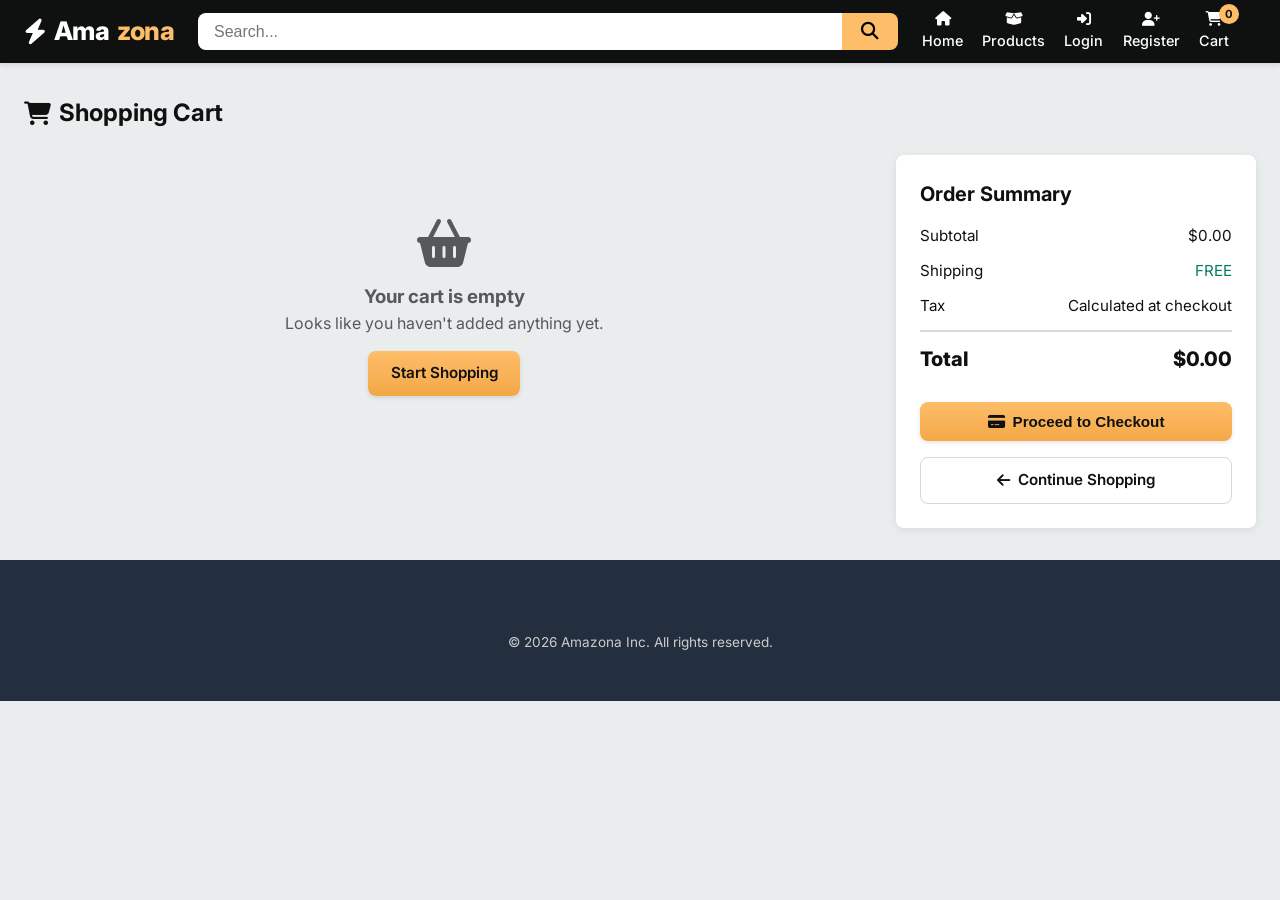
<file: src/main/resources/static/cart.html>
<!DOCTYPE html>
<html lang="en">
<head>
  <meta charset="UTF-8">
  <meta name="viewport" content="width=device-width, initial-scale=1.0">
  <title>Shopping Cart | Amazona</title>
  <link rel="stylesheet" href="https://cdnjs.cloudflare.com/ajax/libs/font-awesome/6.4.0/css/all.min.css">
  <link href="https://fonts.googleapis.com/css2?family=Inter:wght@400;500;600;700;800&display=swap" rel="stylesheet">
  <link rel="stylesheet" href="css/style.css">
</head>
<body>
  <header class="header">
    <div class="header-top">
      <a href="index.html" class="logo"><i class="fas fa-bolt"></i> Ama<span>zona</span></a>
      <div class="search-bar">
        <input type="text" id="global-search" placeholder="Search...">
        <button><i class="fas fa-search"></i></button>
      </div>
      <nav class="nav-actions" id="main-nav"></nav>
    </div>
  </header>

  <main class="container">
    <h2 class="section-title"><i class="fas fa-shopping-cart"></i> Shopping Cart</h2>
    <div style="display:grid; grid-template-columns:1fr 360px; gap:2rem;">
      <div id="cart-items">
        <div class="spinner"></div>
      </div>
      <div class="cart-summary">
        <h3>Order Summary</h3>
        <div class="summary-row"><span>Subtotal</span><span id="cart-subtotal">$0.00</span></div>
        <div class="summary-row"><span>Shipping</span><span class="text-success">FREE</span></div>
        <div class="summary-row"><span>Tax</span><span>Calculated at checkout</span></div>
        <div class="summary-row total"><span>Total</span><span id="cart-total">$0.00</span></div>
        <button class="btn btn-primary w-full mt-2" onclick="proceedToCheckout()" id="checkout-btn">
          <i class="fas fa-credit-card"></i> Proceed to Checkout
        </button>
        <a href="products.html" class="btn btn-outline w-full mt-2" style="color:var(--text); border-color:var(--border);">
          <i class="fas fa-arrow-left"></i> Continue Shopping
        </a>
      </div>
    </div>
  </main>

  <footer class="footer">
    <div class="footer-bottom" style="border:none; padding:1.5rem;">
      <p>&copy; 2026 Amazona Inc. All rights reserved.</p>
    </div>
  </footer>

  <script src="js/api.js"></script>
  <script src="js/ui.js"></script>
  <script src="js/cart.js"></script>
  <script src="js/auth.js"></script>
  <script src="js/main.js"></script>
  <script>
    function proceedToCheckout() {
      if (Cart.getItems().length === 0) {
        UI.toast('Your cart is empty', 'error');
        return;
      }
      if (!Auth.isLoggedIn()) {
        window.location.href = '/login.html?redirect=' + encodeURIComponent('/checkout.html');
        return;
      }
      window.location.href = 'checkout.html';
    }
    document.addEventListener('DOMContentLoaded', () => {
      Cart.render();
    });
  </script>
</body>
</html>
</file>
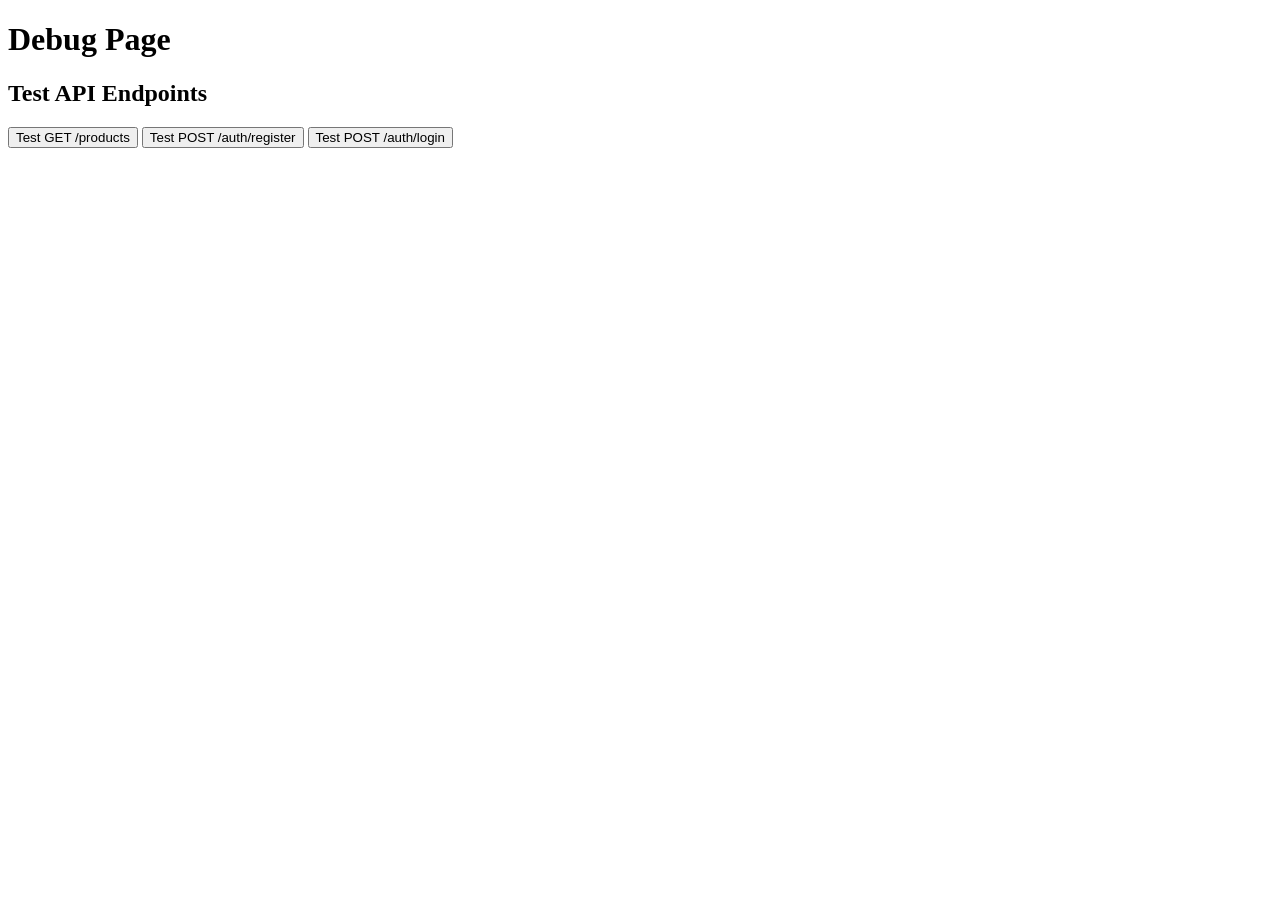
<file: src/main/resources/static/debug.html>
<!DOCTYPE html>
<html>
<head><title>Debug - Amazona</title></head>
<body>
<h1>Debug Page</h1>
<h2>Test API Endpoints</h2>
<button onclick="testProducts()">Test GET /products</button>
<button onclick="testRegister()">Test POST /auth/register</button>
<button onclick="testLogin()">Test POST /auth/login</button>
<pre id="output"></pre>

<script>
const BASE = '
function log(msg) {
    document.getElementById('output').textContent += msg + "\n";
}

async function testProducts() {
    log("=== Testing GET /products ===");
    try {
        const res = await fetch(BASE + '/products?page=0&size=5');
        log("Status: " + res.status);
        const data = await res.json();
        log("Response: " + JSON.stringify(data, null, 2).substring(0, 500));
    } catch(e) { log("ERROR: " + e.message); }
}

async function testRegister() {
    log("=== Testing POST /auth/register ===");
    try {
        const res = await fetch(BASE + '/auth/register', {
            method: 'POST',
            headers: { 'Content-Type': 'application/json' },
            body: JSON.stringify({
                username: "testuser" + Date.now(),
                email: "test" + Date.now() + "@test.com",
                password: "password123",
                roleName: "CUSTOMER"
            })
        });
        log("Status: " + res.status);
        const text = await res.text();
        log("Response: " + text.substring(0, 500));
    } catch(e) { log("ERROR: " + e.message); }
}

async function testLogin() {
    log("=== Testing POST /auth/login ===");
    try {
        const res = await fetch(BASE + '/auth/login', {
            method: 'POST',
            headers: { 'Content-Type': 'application/json' },
            body: JSON.stringify({ userName: "admin", password: "admin" })
        });
        log("Status: " + res.status);
        const text = await res.text();
        log("Response: " + text.substring(0, 500));
    } catch(e) { log("ERROR: " + e.message); }
}
</script>
</body>
</html>
</file>
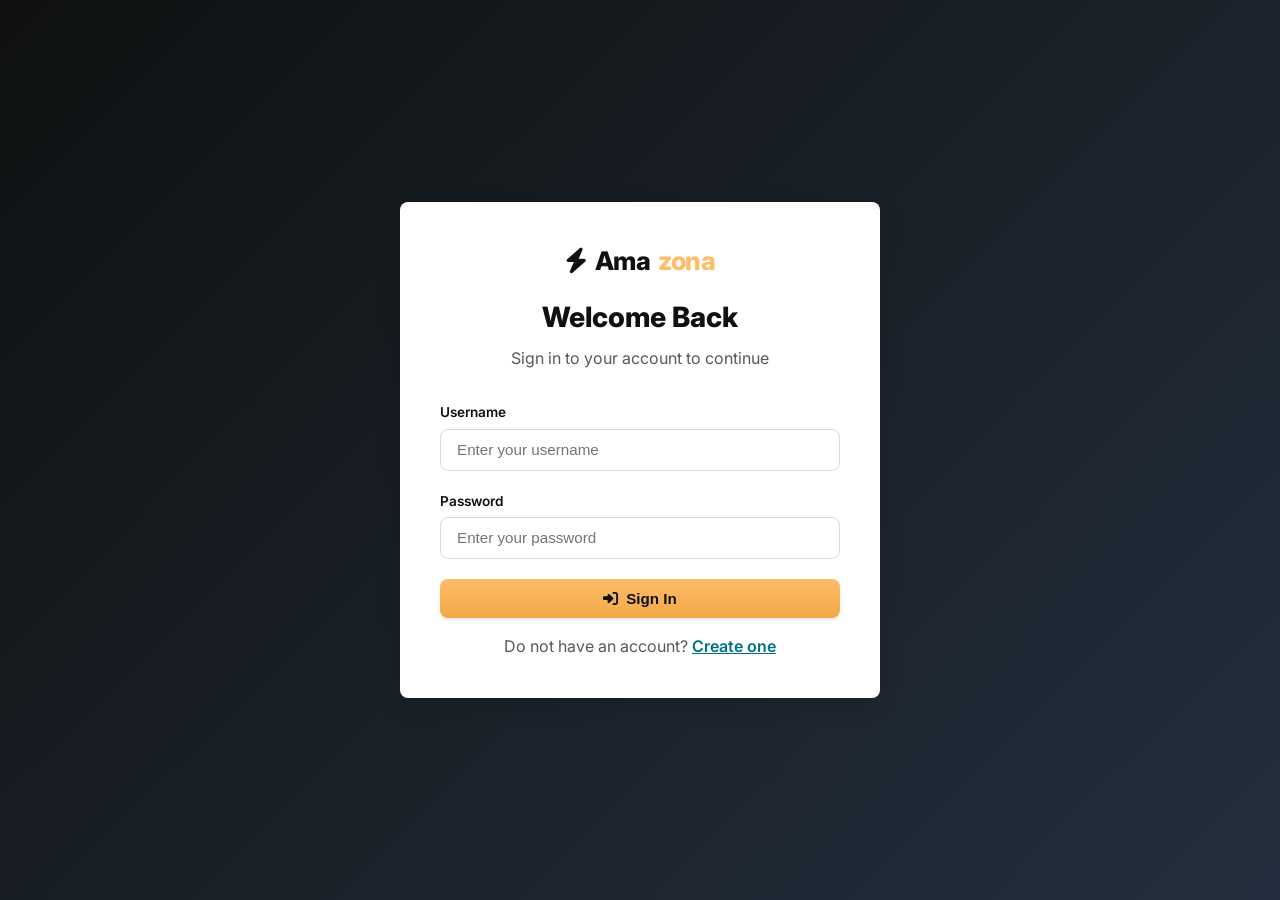
<file: src/main/resources/static/login.html>
<!DOCTYPE html>
<html lang="en">
<head>
  <meta charset="UTF-8">
  <meta name="viewport" content="width=device-width, initial-scale=1.0">
  <title>Login | Amazona</title>
  <link rel="stylesheet" href="https://cdnjs.cloudflare.com/ajax/libs/font-awesome/6.4.0/css/all.min.css">
  <link href="https://fonts.googleapis.com/css2?family=Inter:wght@400;500;600;700;800&display=swap" rel="stylesheet">
  <link rel="stylesheet" href="css/style.css">
</head>
<body class="auth-page">
  <div class="auth-card">
    <div class="auth-header">
      <a href="index.html" class="logo" style="color:var(--dark); justify-content:center; margin-bottom:1rem;"><i class="fas fa-bolt"></i> Ama<span>zona</span></a>
      <h2>Welcome Back</h2>
      <p>Sign in to your account to continue</p>
    </div>

    <form id="login-form" onsubmit="return handleLogin(event)">
      <div class="form-group">
        <label class="form-label">Username</label>
        <input type="text" id="username" class="form-control" placeholder="Enter your username" required>
      </div>
      <div class="form-group">
        <label class="form-label">Password</label>
        <input type="password" id="password" class="form-control" placeholder="Enter your password" required>
      </div>
      <button type="submit" class="btn btn-primary w-full" style="margin-bottom:1rem;">
        <i class="fas fa-sign-in-alt"></i> Sign In
      </button>
      <p class="text-center text-muted">Do not have an account? <a href="register.html" style="color:var(--blue); font-weight:600;">Create one</a></p>
    </form>
  </div>

  <script src="js/api.js"></script>
  <script src="js/ui.js"></script>
  <script src="js/cart.js"></script>
  <script src="js/auth.js"></script>
  <script>
    async function handleLogin(e) {
      e.preventDefault();
      const btn = e.target.querySelector('button[type="submit"]');
      const original = btn.innerHTML;
      btn.innerHTML = '<i class="fas fa-spinner fa-spin"></i> Signing in...';
      btn.disabled = true;

      try {
        const userName = document.getElementById('username').value.trim();
        const password = document.getElementById('password').value;
        const token = await API.login(userName, password);
        Auth.setToken(token);
        await Auth.initUser();
        const role = Auth.getRole();
        UI.toast('Login successful!');
        const params = new URLSearchParams(window.location.search);
        const redirect = params.get('redirect');
        if (redirect) {
          window.location.href = decodeURIComponent(redirect);
        } else if (role === 'EMPLOYEE' || role === 'ADMIN' || role === 'SUPER_ADMIN' || role === 'PRODUCT_MANAGER' || role === 'ORDER_MANAGER') {
          window.location.href = 'employee-dashboard.html';
        } else {
          window.location.href = 'customer-dashboard.html';
        }
      } catch (err) {
        UI.toast(err.message, 'error');
        btn.innerHTML = original;
        btn.disabled = false;
      }
      return false;
    }
  </script>
</body>
</html>
</file>
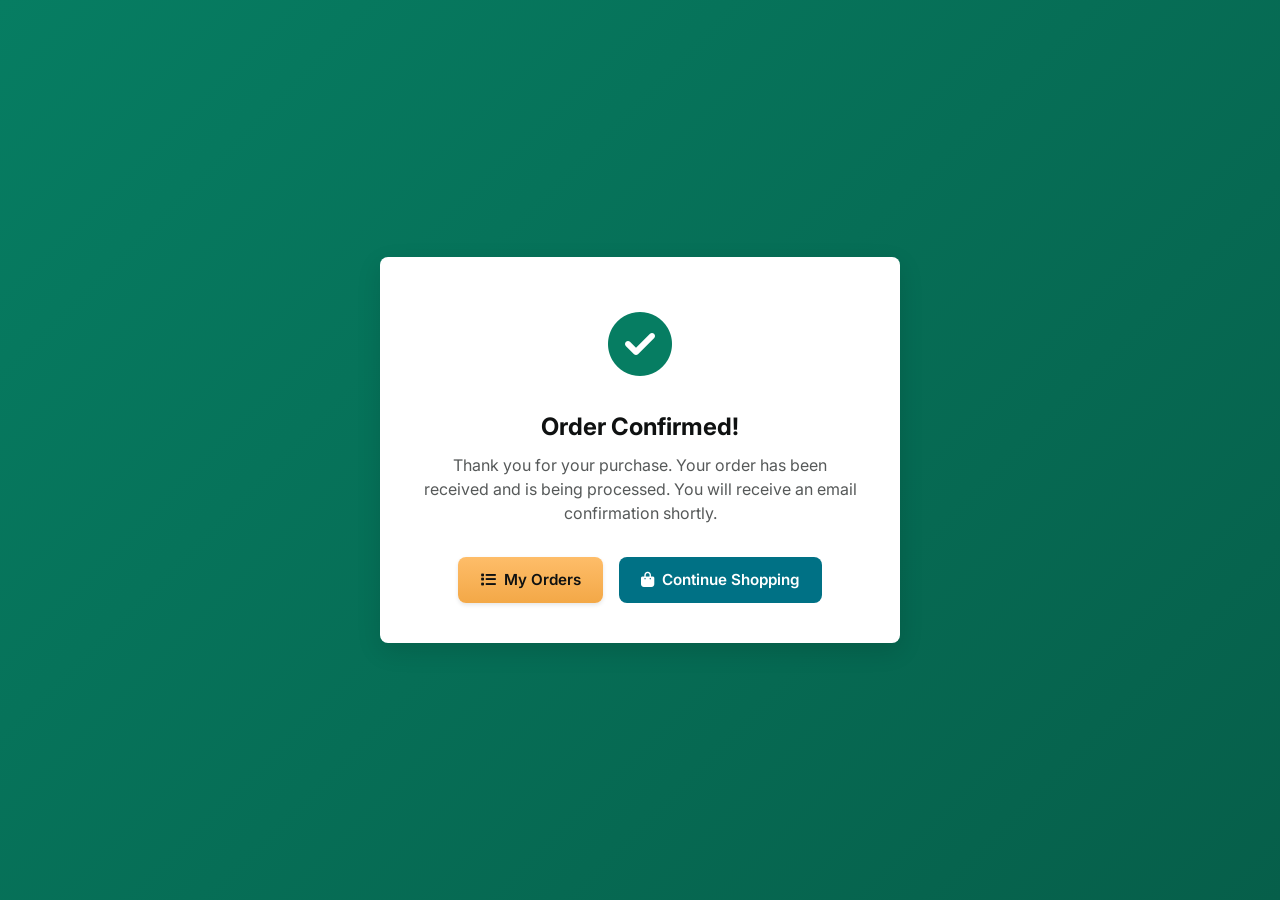
<file: src/main/resources/static/order-success.html>
<!DOCTYPE html>
<html lang="en">
<head>
  <meta charset="UTF-8">
  <meta name="viewport" content="width=device-width, initial-scale=1.0">
  <title>Order Confirmed | Amazona</title>
  <link rel="stylesheet" href="https://cdnjs.cloudflare.com/ajax/libs/font-awesome/6.4.0/css/all.min.css">
  <link href="https://fonts.googleapis.com/css2?family=Inter:wght@400;500;600;700;800&display=swap" rel="stylesheet">
  <link rel="stylesheet" href="css/style.css">
</head>
<body class="auth-page" style="background: linear-gradient(135deg, var(--success) 0%, #065f4a 100%);">
  <div class="auth-card" style="text-align:center; max-width:520px;">
    <div style="font-size:4rem; color:var(--success); margin-bottom:1rem;"><i class="fas fa-check-circle"></i></div>
    <h2 style="margin-bottom:0.5rem;">Order Confirmed!</h2>
    <p class="text-muted" style="margin-bottom:2rem;">Thank you for your purchase. Your order has been received and is being processed. You will receive an email confirmation shortly.</p>
    <div style="display:flex; gap:1rem; justify-content:center;">
      <a href="customer-dashboard.html" class="btn btn-primary"><i class="fas fa-list"></i> My Orders</a>
      <a href="products.html" class="btn btn-secondary"><i class="fas fa-shopping-bag"></i> Continue Shopping</a>
    </div>
  </div>

  <script src="js/api.js"></script>
  <script src="js/ui.js"></script>
  <script src="js/cart.js"></script>
  <script src="js/auth.js"></script>
  <script src="js/main.js"></script>
</body>
</html>
</file>
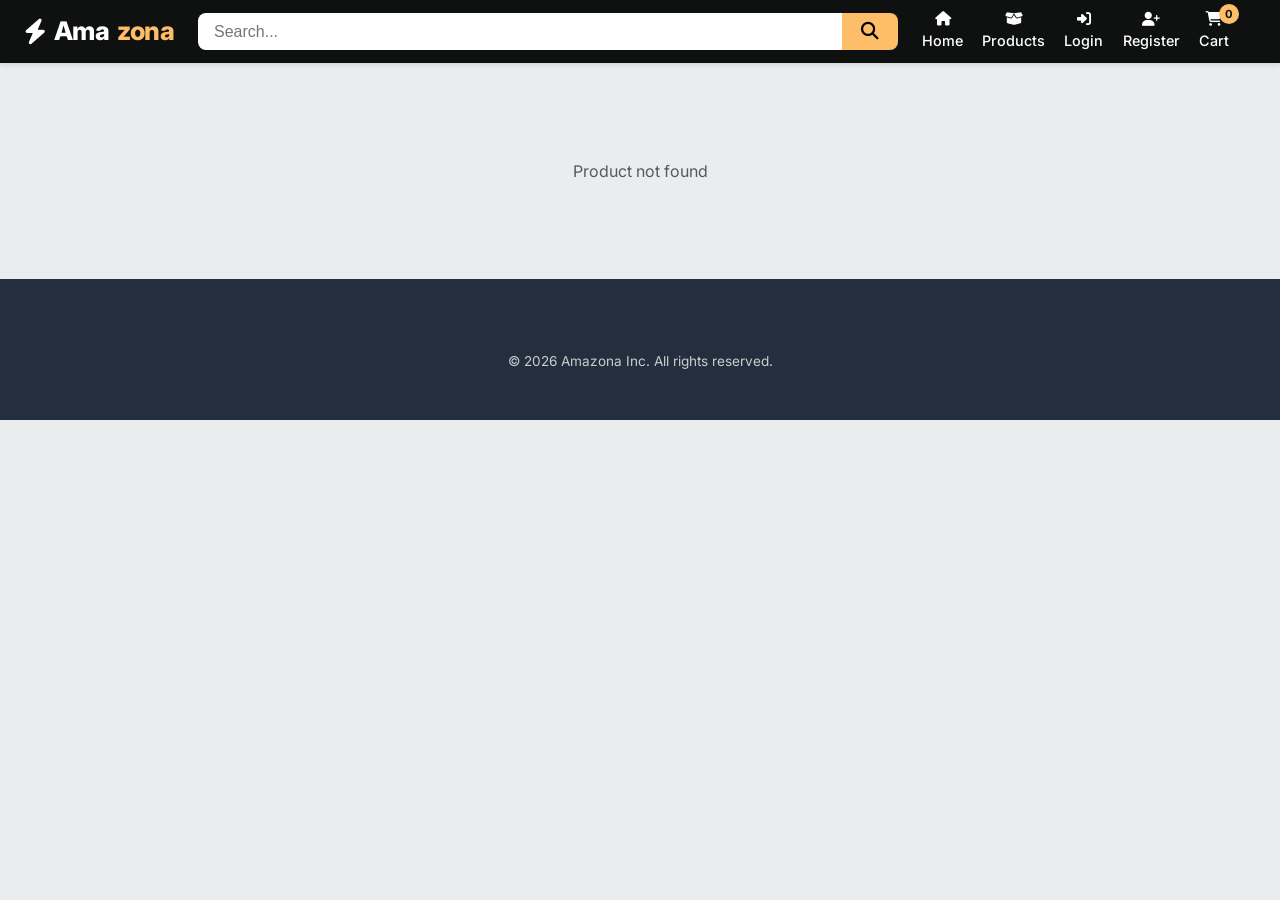
<file: src/main/resources/static/product-detail.html>
<!DOCTYPE html>
<html lang="en">
<head>
  <meta charset="UTF-8">
  <meta name="viewport" content="width=device-width, initial-scale=1.0">
  <title>Product | Amazona</title>
  <link rel="stylesheet" href="https://cdnjs.cloudflare.com/ajax/libs/font-awesome/6.4.0/css/all.min.css">
  <link href="https://fonts.googleapis.com/css2?family=Inter:wght@400;500;600;700;800&display=swap" rel="stylesheet">
  <link rel="stylesheet" href="css/style.css">
</head>
<body>
  <header class="header">
    <div class="header-top">
      <a href="index.html" class="logo"><i class="fas fa-bolt"></i> Ama<span>zona</span></a>
      <div class="search-bar">
        <input type="text" id="global-search" placeholder="Search...">
        <button><i class="fas fa-search"></i></button>
      </div>
      <nav class="nav-actions" id="main-nav"></nav>
    </div>
  </header>

  <main class="container">
    <div id="product-detail">
      <div class="spinner"></div>
    </div>
  </main>

  <footer class="footer">
    <div class="footer-bottom" style="border:none; padding:1.5rem;">
      <p>&copy; 2026 Amazona Inc. All rights reserved.</p>
    </div>
  </footer>

  <script src="js/api.js"></script>
  <script src="js/ui.js"></script>
  <script src="js/cart.js"></script>
  <script src="js/auth.js"></script>
  <script src="js/main.js"></script>
  <script>
    async function loadProduct() {
      const id = new URLSearchParams(window.location.search).get('id');
      const container = document.getElementById('product-detail');
      if (!id) { container.innerHTML = '<div class="empty-state">Product not found</div>'; return; }
      try {
        const p = await API.getProduct(id);
        const stockClass = p.stockQuantity > 10 ? 'stock-in' : p.stockQuantity > 0 ? 'stock-low' : 'stock-out';
        const stockText = p.stockQuantity > 10 ? 'In Stock' : p.stockQuantity > 0 ? `Only ${p.stockQuantity} left` : 'Out of Stock';
        container.innerHTML = `
          <div style="display:grid; grid-template-columns:1fr 1fr; gap:3rem; background:white; padding:2rem; border-radius:var(--radius); box-shadow:var(--shadow);">
            <div class="product-image" style="height:400px; border-radius:var(--radius);">
              <i class="fas fa-box" style="font-size:6rem;"></i>
            </div>
            <div>
              <p class="text-muted" style="text-transform:uppercase; font-weight:700; font-size:0.8rem; margin-bottom:0.5rem;">${p.category}</p>
              <h1 style="font-size:2rem; margin-bottom:1rem;">${p.productName}</h1>
              <div class="card-price" style="font-size:2rem; margin-bottom:1rem;"><span class="currency">$</span>${parseFloat(p.price).toFixed(2)}</div>
              <p style="margin-bottom:1.5rem; color:var(--muted);">Experience premium quality with ${p.productName}. Top-rated in ${p.category} category with fast delivery.</p>
              <div style="margin-bottom:1.5rem;">
                <span class="stock-badge ${stockClass}">${stockText}</span>
                <span class="text-muted" style="margin-left:1rem;"><i class="fas fa-truck"></i> Free shipping</span>
              </div>
              <div class="flex gap-2" style="margin-bottom:1.5rem;">
                <input type="number" id="qty" value="1" min="1" max="${p.stockQuantity}" class="form-control" style="width:80px; text-align:center;">
                <button class="btn btn-primary btn-lg" onclick="addToCartDetail(${p.productId})" ${p.stockQuantity<=0?'disabled':''}>
                  <i class="fas fa-cart-plus"></i> Add to Cart
                </button>
              </div>
              <a href="cart.html" class="btn btn-secondary"><i class="fas fa-shopping-cart"></i> View Cart</a>
              <a href="products.html" class="btn btn-outline" style="color:var(--text); border-color:var(--border); margin-left:0.5rem;"><i class="fas fa-arrow-left"></i> Back</a>
            </div>
          </div>
        `;
      } catch (e) {
        container.innerHTML = '<div class="empty-state">Product not found or error loading.</div>';
      }
    }
    async function addToCartDetail(id) {
      try {
        const p = await API.getProduct(id);
        const qty = parseInt(document.getElementById('qty').value) || 1;
        Cart.add(p, qty);
      } catch (e) { UI.toast(e.message, 'error'); }
    }
    loadProduct();
  </script>
</body>
</html>
</file>
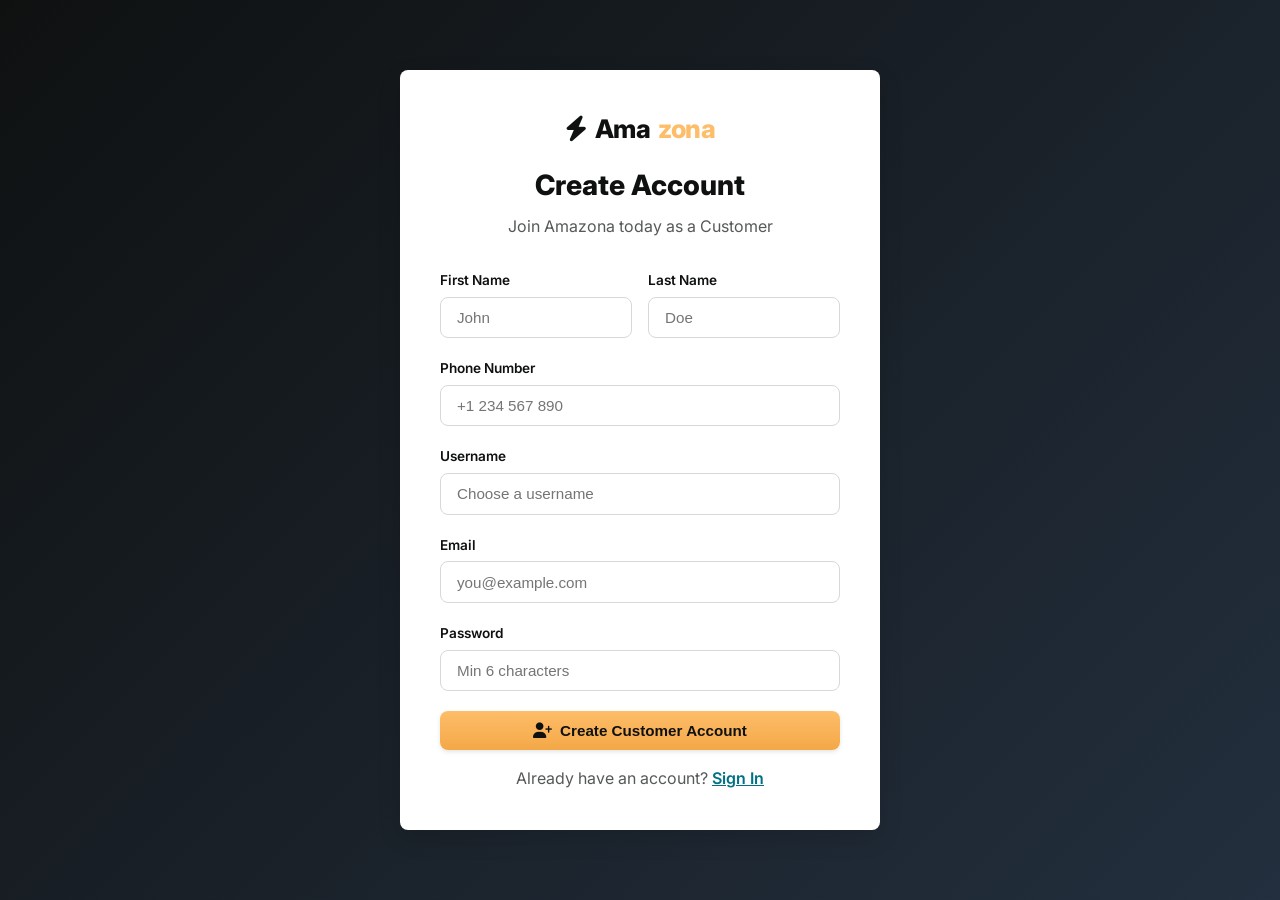
<file: src/main/resources/static/register.html>
<!DOCTYPE html>
<html lang="en">
<head>
  <meta charset="UTF-8">
  <meta name="viewport" content="width=device-width, initial-scale=1.0">
  <title>Register | Amazona</title>
  <link rel="stylesheet" href="https://cdnjs.cloudflare.com/ajax/libs/font-awesome/6.4.0/css/all.min.css">
  <link href="https://fonts.googleapis.com/css2?family=Inter:wght@400;500;600;700;800&display=swap" rel="stylesheet">
  <link rel="stylesheet" href="css/style.css">
</head>
<body class="auth-page">
  <div class="auth-card">
    <div class="auth-header">
      <a href="index.html" class="logo" style="color:var(--dark); justify-content:center; margin-bottom:1rem;"><i class="fas fa-bolt"></i> Ama<span>zona</span></a>
      <h2>Create Account</h2>
      <p>Join Amazona today as a Customer</p>
    </div>

    <form id="register-form" onsubmit="return handleRegister(event)">
      <div style="display:grid; grid-template-columns:1fr 1fr; gap:1rem;">
        <div class="form-group">
          <label class="form-label">First Name</label>
          <input type="text" id="reg-firstname" class="form-control" placeholder="John" required>
        </div>
        <div class="form-group">
          <label class="form-label">Last Name</label>
          <input type="text" id="reg-lastname" class="form-control" placeholder="Doe" required>
        </div>
      </div>
      <div class="form-group">
        <label class="form-label">Phone Number</label>
        <input type="tel" id="reg-phone" class="form-control" placeholder="+1 234 567 890" required>
      </div>
      <div class="form-group">
        <label class="form-label">Username</label>
        <input type="text" id="reg-username" class="form-control" placeholder="Choose a username" required>
      </div>
      <div class="form-group">
        <label class="form-label">Email</label>
        <input type="email" id="reg-email" class="form-control" placeholder="you@example.com" required>
      </div>
      <div class="form-group">
        <label class="form-label">Password</label>
        <input type="password" id="reg-password" class="form-control" placeholder="Min 6 characters" required minlength="4">
      </div>
      <button type="submit" class="btn btn-primary w-full" style="margin-bottom:1rem;">
        <i class="fas fa-user-plus"></i> Create Customer Account
      </button>
      <p class="text-center text-muted">Already have an account? <a href="login.html" style="color:var(--blue); font-weight:600;">Sign In</a></p>
    </form>
  </div>

  <script src="js/api.js"></script>
  <script src="js/ui.js"></script>
  <script src="js/cart.js"></script>
  <script src="js/auth.js"></script>
  <script>
    async function handleRegister(e) {
      e.preventDefault();
      const btn = e.target.querySelector('button[type="submit"]');
      const original = btn.innerHTML;
      btn.innerHTML = '<i class="fas fa-spinner fa-spin"></i> Creating...';
      btn.disabled = true;

      try {
        const payload = {
          username: document.getElementById('reg-username').value.trim(),
          email: document.getElementById('reg-email').value.trim(),
          password: document.getElementById('reg-password').value,
          roleName: 'CUSTOMER',
          firstName: document.getElementById('reg-firstname').value.trim(),
          lastName: document.getElementById('reg-lastname').value.trim(),
          phoneNumber: document.getElementById('reg-phone').value.trim()
        };

        const token = await API.register(payload.username, payload.email, payload.password, payload.roleName, payload.firstName, payload.lastName, payload.phoneNumber);
        Auth.setToken(token);
        await Auth.initUser();
        UI.toast('Account created successfully!');
        window.location.href = 'customer-dashboard.html';
      } catch (err) {
        UI.toast(err.message, 'error');
        btn.innerHTML = original;
        btn.disabled = false;
      }
      return false;
    }
  </script>
</body>
</html>
</file>
<file: src/main/resources/static/css/style.css>
:root {
  --dark: #0F1111;
  --dark-light: #232F3E;
  --accent: #febd69;
  --accent-hover: #f3a847;
  --blue: #007185;
  --blue-hover: #005f6b;
  --bg: #EAEDED;
  --card: #ffffff;
  --text: #0F1111;
  --muted: #565959;
  --border: #d5d9d9;
  --success: #067d62;
  --danger: #b12704;
  --warning: #ff9900;
  --radius: 8px;
  --shadow: 0 2px 8px rgba(0,0,0,0.08);
  --shadow-lg: 0 8px 24px rgba(0,0,0,0.12);
  --transition: all 0.2s ease;
}

* { margin:0; padding:0; box-sizing:border-box; }
html { scroll-behavior: smooth; }
body {
  font-family: 'Inter', -apple-system, BlinkMacSystemFont, 'Segoe UI', Roboto, sans-serif;
  background: var(--bg);
  color: var(--text);
  line-height: 1.5;
  min-height: 100vh;
}

/* Header */
.header {
  background: var(--dark);
  color: white;
  position: sticky;
  top: 0;
  z-index: 1000;
  box-shadow: 0 2px 4px rgba(0,0,0,0.1);
}
.header-top {
  max-width: 1400px;
  margin: 0 auto;
  padding: 0.75rem 1.5rem;
  display: flex;
  align-items: center;
  gap: 1.5rem;
}
.logo {
  font-size: 1.6rem;
  font-weight: 800;
  color: white;
  text-decoration: none;
  display: flex;
  align-items: center;
  gap: 0.5rem;
  letter-spacing: -0.5px;
}
.logo span { color: var(--accent); }
.search-bar {
  flex: 1;
  display: flex;
  max-width: 700px;
}
.search-bar input {
  flex: 1;
  padding: 0.6rem 1rem;
  border: none;
  border-radius: var(--radius) 0 0 var(--radius);
  font-size: 1rem;
  outline: none;
}
.search-bar button {
  background: var(--accent);
  border: none;
  padding: 0 1.2rem;
  border-radius: 0 var(--radius) var(--radius) 0;
  cursor: pointer;
  font-size: 1.1rem;
  transition: var(--transition);
}
.search-bar button:hover { background: var(--accent-hover); }
.nav-actions {
  display: flex;
  align-items: center;
  gap: 1.2rem;
}
.nav-link {
  color: white;
  text-decoration: none;
  font-size: 0.9rem;
  font-weight: 500;
  display: flex;
  flex-direction: column;
  align-items: center;
  gap: 0.2rem;
  transition: var(--transition);
  position: relative;
}
.nav-link:hover { color: var(--accent); }
.cart-link { position: relative; }
.cart-badge {
  position: absolute;
  top: -8px;
  right: -10px;
  background: var(--accent);
  color: var(--dark);
  font-size: 0.7rem;
  font-weight: 700;
  width: 20px;
  height: 20px;
  border-radius: 50%;
  display: flex;
  align-items: center;
  justify-content: center;
}
.user-menu {
  display: flex;
  align-items: center;
  gap: 0.75rem;
}

/* Subnav */
.subnav {
  background: var(--dark-light);
  padding: 0.5rem 1.5rem;
  display: flex;
  gap: 1.2rem;
  overflow-x: auto;
}
.subnav a {
  color: #ccc;
  text-decoration: none;
  font-size: 0.85rem;
  white-space: nowrap;
  transition: var(--transition);
}
.subnav a:hover { color: white; }

/* Hero */
.hero {
  background: linear-gradient(135deg, var(--dark-light) 0%, var(--dark) 100%);
  color: white;
  padding: 4rem 1.5rem;
  text-align: center;
  position: relative;
  overflow: hidden;
}
.hero::before {
  content: '';
  position: absolute;
  inset: 0;
  background: url('data:image/svg+xml,<svg xmlns="http://www.w3.org/2000/svg" viewBox="0 0 1440 320"><path fill="%23febd69" fill-opacity="0.05" d="M0,96L48,112C96,128,192,160,288,186.7C384,213,480,235,576,213.3C672,192,768,128,864,128C960,128,1056,192,1152,208C1248,224,1344,192,1392,176L1440,160L1440,320L1392,320C1344,320,1248,320,1152,320C1056,320,960,320,864,320C768,320,672,320,576,320C480,320,384,320,288,320C192,320,96,320,48,320L0,320Z"></path></svg>');
  background-size: cover;
  background-position: bottom;
  opacity: 0.3;
}
.hero-content { position: relative; z-index: 1; max-width: 800px; margin: 0 auto; }
.hero h1 { font-size: 3rem; font-weight: 800; margin-bottom: 1rem; }
.hero p { font-size: 1.2rem; color: #ccc; margin-bottom: 2rem; }

/* Buttons */
.btn {
  display: inline-flex;
  align-items: center;
  justify-content: center;
  gap: 0.5rem;
  padding: 0.7rem 1.4rem;
  border: none;
  border-radius: var(--radius);
  font-size: 0.95rem;
  font-weight: 600;
  cursor: pointer;
  transition: var(--transition);
  text-decoration: none;
}
.btn-primary {
  background: linear-gradient(180deg, var(--accent) 0%, var(--accent-hover) 100%);
  color: var(--dark);
  box-shadow: 0 2px 4px rgba(0,0,0,0.1);
}
.btn-primary:hover { filter: brightness(1.05); transform: translateY(-1px); }
.btn-secondary {
  background: var(--blue);
  color: white;
}
.btn-secondary:hover { background: var(--blue-hover); }
.btn-outline {
  background: transparent;
  border: 1px solid rgba(255,255,255,0.4);
  color: white;
}
.btn-outline:hover { background: rgba(255,255,255,0.1); }
.btn-danger { background: var(--danger); color: white; }
.btn-danger:hover { filter: brightness(1.1); }
.btn-sm { padding: 0.4rem 0.8rem; font-size: 0.85rem; }
.btn-lg { padding: 0.9rem 2rem; font-size: 1.1rem; }

/* Cards */
.card {
  background: var(--card);
  border-radius: var(--radius);
  box-shadow: var(--shadow);
  overflow: hidden;
  transition: var(--transition);
  border: 1px solid var(--border);
}
.card:hover { box-shadow: var(--shadow-lg); transform: translateY(-2px); }
.card-body { padding: 1.25rem; }
.card-title { font-size: 1.1rem; font-weight: 700; margin-bottom: 0.5rem; }
.card-text { color: var(--muted); font-size: 0.9rem; margin-bottom: 1rem; }
.card-price {
  font-size: 1.25rem;
  font-weight: 700;
  color: var(--danger);
  margin-bottom: 0.75rem;
}
.card-price .currency { font-size: 0.8rem; vertical-align: top; }

/* Product Grid */
.container {
  max-width: 1400px;
  margin: 0 auto;
  padding: 2rem 1.5rem;
}
.section-title {
  font-size: 1.5rem;
  font-weight: 700;
  margin-bottom: 1.5rem;
  display: flex;
  align-items: center;
  gap: 0.5rem;
}
.product-grid {
  display: grid;
  grid-template-columns: repeat(auto-fill, minmax(260px, 1fr));
  gap: 1.5rem;
}
.product-image {
  width: 100%;
  height: 200px;
  background: linear-gradient(135deg, #f0f2f2 0%, #e0e0e0 100%);
  display: flex;
  align-items: center;
  justify-content: center;
  font-size: 3rem;
  color: var(--muted);
  position: relative;
  overflow: hidden;
}
.product-badge {
  position: absolute;
  top: 10px;
  left: 10px;
  background: var(--dark);
  color: white;
  font-size: 0.7rem;
  font-weight: 700;
  padding: 0.25rem 0.6rem;
  border-radius: 4px;
  text-transform: uppercase;
}
.product-meta {
  display: flex;
  justify-content: space-between;
  align-items: center;
  margin-top: 0.75rem;
}
.stock-badge {
  font-size: 0.75rem;
  padding: 0.2rem 0.5rem;
  border-radius: 4px;
  font-weight: 600;
}
.stock-in { background: #e8f5e9; color: var(--success); }
.stock-low { background: #fff3e0; color: var(--warning); }
.stock-out { background: #ffebee; color: var(--danger); }

/* Forms */
.form-group { margin-bottom: 1.25rem; }
.form-label {
  display: block;
  font-size: 0.85rem;
  font-weight: 600;
  margin-bottom: 0.4rem;
  color: var(--text);
}
.form-control {
  width: 100%;
  padding: 0.7rem 1rem;
  border: 1px solid var(--border);
  border-radius: var(--radius);
  font-size: 0.95rem;
  transition: var(--transition);
  background: white;
}
.form-control:focus {
  outline: none;
  border-color: var(--accent);
  box-shadow: 0 0 0 3px rgba(254,189,105,0.2);
}
select.form-control { cursor: pointer; }

/* Auth Pages */
.auth-page {
  min-height: 100vh;
  display: flex;
  align-items: center;
  justify-content: center;
  background: linear-gradient(135deg, var(--dark) 0%, var(--dark-light) 100%);
  padding: 2rem;
}
.auth-card {
  background: white;
  border-radius: var(--radius);
  box-shadow: var(--shadow-lg);
  width: 100%;
  max-width: 480px;
  padding: 2.5rem;
}
.auth-header { text-align: center; margin-bottom: 2rem; }
.auth-header h2 { font-size: 1.75rem; font-weight: 800; margin-bottom: 0.5rem; }
.auth-header p { color: var(--muted); }
.role-selector {
  display: grid;
  grid-template-columns: 1fr 1fr;
  gap: 0.75rem;
  margin-bottom: 1.5rem;
}
.role-option {
  border: 2px solid var(--border);
  border-radius: var(--radius);
  padding: 1rem;
  text-align: center;
  cursor: pointer;
  transition: var(--transition);
}
.role-option:hover { border-color: var(--accent); }
.role-option.active {
  border-color: var(--accent);
  background: rgba(254,189,105,0.08);
}
.role-option i { font-size: 1.5rem; margin-bottom: 0.5rem; display: block; color: var(--dark-light); }
.role-option.active i { color: var(--dark); }

/* Dashboard */
.dashboard {
  display: grid;
  grid-template-columns: 260px 1fr;
  min-height: calc(100vh - 120px);
}
.sidebar {
  background: white;
  border-right: 1px solid var(--border);
  padding: 1.5rem;
}
.sidebar-menu { list-style: none; }
.sidebar-menu li { margin-bottom: 0.5rem; }
.sidebar-menu a {
  display: flex;
  align-items: center;
  gap: 0.75rem;
  padding: 0.75rem 1rem;
  border-radius: var(--radius);
  color: var(--text);
  text-decoration: none;
  font-weight: 500;
  font-size: 0.9rem;
  transition: var(--transition);
}
.sidebar-menu a:hover, .sidebar-menu a.active {
  background: rgba(254,189,105,0.12);
  color: var(--dark);
}
.sidebar-menu i { width: 20px; text-align: center; }
.main-content { padding: 2rem; overflow-y: auto; }
.stats-grid {
  display: grid;
  grid-template-columns: repeat(auto-fit, minmax(220px, 1fr));
  gap: 1.5rem;
  margin-bottom: 2rem;
}
.stat-card {
  background: white;
  padding: 1.5rem;
  border-radius: var(--radius);
  box-shadow: var(--shadow);
  border-left: 4px solid var(--accent);
}
.stat-card h3 { font-size: 2rem; font-weight: 800; margin-bottom: 0.25rem; }
.stat-card p { color: var(--muted); font-size: 0.9rem; }

/* Tables */
.table-container { overflow-x: auto; }
.data-table {
  width: 100%;
  border-collapse: collapse;
  background: white;
  border-radius: var(--radius);
  overflow: hidden;
  box-shadow: var(--shadow);
}
.data-table th, .data-table td {
  padding: 1rem;
  text-align: left;
  border-bottom: 1px solid var(--border);
  font-size: 0.9rem;
}
.data-table th {
  background: #f8f9fa;
  font-weight: 700;
  text-transform: uppercase;
  font-size: 0.75rem;
  letter-spacing: 0.5px;
  color: var(--muted);
}
.data-table tr:hover { background: #fafafa; }
.status-badge {
  display: inline-block;
  padding: 0.25rem 0.6rem;
  border-radius: 20px;
  font-size: 0.75rem;
  font-weight: 700;
  text-transform: uppercase;
}
.status-pending { background: #fff3e0; color: var(--warning); }
.status-completed { background: #e8f5e9; color: var(--success); }
.status-cancelled { background: #ffebee; color: var(--danger); }

/* Cart */
.cart-item {
  display: grid;
  grid-template-columns: 2fr 1fr 1fr 1fr auto;
  gap: 1rem;
  align-items: center;
  padding: 1.25rem;
  background: white;
  border-radius: var(--radius);
  margin-bottom: 0.75rem;
  box-shadow: var(--shadow);
}
.cart-item-info h4 { font-weight: 600; margin-bottom: 0.25rem; }
.cart-item-info p { font-size: 0.85rem; color: var(--muted); }
.cart-item-price { font-weight: 700; font-size: 1.1rem; }
.cart-item-qty input {
  width: 60px;
  padding: 0.4rem;
  text-align: center;
  border: 1px solid var(--border);
  border-radius: 4px;
}
.cart-item-total { font-weight: 800; color: var(--danger); font-size: 1.1rem; }
.cart-summary {
  background: white;
  padding: 1.5rem;
  border-radius: var(--radius);
  box-shadow: var(--shadow);
  position: sticky;
  top: 100px;
}
.cart-summary h3 { margin-bottom: 1rem; font-size: 1.25rem; }
.summary-row {
  display: flex;
  justify-content: space-between;
  margin-bottom: 0.75rem;
  font-size: 0.95rem;
}
.summary-row.total {
  font-size: 1.25rem;
  font-weight: 800;
  border-top: 2px solid var(--border);
  padding-top: 0.75rem;
  margin-top: 0.75rem;
}

/* Toast */
.toast {
  position: fixed;
  bottom: 2rem;
  right: 2rem;
  background: var(--dark);
  color: white;
  padding: 1rem 1.5rem;
  border-radius: var(--radius);
  box-shadow: var(--shadow-lg);
  transform: translateY(100px);
  opacity: 0;
  transition: all 0.3s ease;
  z-index: 9999;
  font-weight: 500;
}
.toast.show { transform: translateY(0); opacity: 1; }
.toast-success { background: var(--success); }
.toast-error { background: var(--danger); }

/* Modal */
.modal-overlay {
  position: fixed;
  inset: 0;
  background: rgba(0,0,0,0.5);
  display: flex;
  align-items: center;
  justify-content: center;
  z-index: 2000;
  opacity: 0;
  pointer-events: none;
  transition: opacity 0.3s;
}
.modal-overlay.active { opacity: 1; pointer-events: all; }
.modal {
  background: white;
  border-radius: var(--radius);
  width: 90%;
  max-width: 600px;
  max-height: 90vh;
  overflow-y: auto;
  box-shadow: var(--shadow-lg);
  transform: scale(0.95);
  transition: transform 0.3s;
}
.modal-overlay.active .modal { transform: scale(1); }
.modal-header {
  padding: 1.25rem;
  border-bottom: 1px solid var(--border);
  display: flex;
  justify-content: space-between;
  align-items: center;
}
.modal-header h3 { font-size: 1.25rem; }
.modal-close {
  background: none;
  border: none;
  font-size: 1.5rem;
  cursor: pointer;
  color: var(--muted);
}
.modal-body { padding: 1.5rem; }
.modal-footer {
  padding: 1rem 1.5rem;
  border-top: 1px solid var(--border);
  display: flex;
  justify-content: flex-end;
  gap: 0.75rem;
}

/* Spinner */
.spinner {
  width: 40px;
  height: 40px;
  border: 3px solid var(--border);
  border-top-color: var(--accent);
  border-radius: 50%;
  animation: spin 0.8s linear infinite;
  margin: 2rem auto;
}
@keyframes spin { to { transform: rotate(360deg); } }

/* Empty State */
.empty-state {
  text-align: center;
  padding: 4rem 2rem;
  color: var(--muted);
}
.empty-state i { font-size: 3rem; margin-bottom: 1rem; display: block; }

/* Footer */
.footer {
  background: var(--dark-light);
  color: #ccc;
  padding: 3rem 1.5rem 1.5rem;
  margin-top: auto;
}
.footer-grid {
  max-width: 1400px;
  margin: 0 auto;
  display: grid;
  grid-template-columns: repeat(auto-fit, minmax(200px, 1fr));
  gap: 2rem;
  margin-bottom: 2rem;
}
.footer h4 { color: white; margin-bottom: 1rem; font-size: 1rem; }
.footer a { color: #ccc; text-decoration: none; display: block; margin-bottom: 0.5rem; font-size: 0.9rem; transition: var(--transition); }
.footer a:hover { color: var(--accent); }
.footer-bottom {
  max-width: 1400px;
  margin: 0 auto;
  text-align: center;
  padding-top: 1.5rem;
  border-top: 1px solid #37475a;
  font-size: 0.85rem;
}

/* Pagination */
.pagination {
  display: flex;
  justify-content: center;
  gap: 0.5rem;
  margin-top: 2rem;
}
.page-btn {
  padding: 0.5rem 0.9rem;
  border: 1px solid var(--border);
  background: white;
  border-radius: var(--radius);
  cursor: pointer;
  font-weight: 500;
  transition: var(--transition);
}
.page-btn:hover, .page-btn.active {
  background: var(--accent);
  border-color: var(--accent);
  color: var(--dark);
}
.page-btn:disabled { opacity: 0.5; cursor: not-allowed; }

/* Responsive */
@media (max-width: 768px) {
  .header-top { flex-wrap: wrap; gap: 0.75rem; }
  .search-bar { order: 3; flex-basis: 100%; max-width: none; }
  .hero h1 { font-size: 2rem; }
  .dashboard { grid-template-columns: 1fr; }
  .sidebar { border-right: none; border-bottom: 1px solid var(--border); }
  .cart-item { grid-template-columns: 1fr; gap: 0.75rem; }
  .product-grid { grid-template-columns: repeat(2, 1fr); gap: 1rem; }
}
@media (max-width: 480px) {
  .product-grid { grid-template-columns: 1fr; }
  .auth-card { padding: 1.5rem; }
}

/* Utilities */
.text-muted { color: var(--muted); }
.text-success { color: var(--success); }
.text-danger { color: var(--danger); }
.text-center { text-align: center; }
.mb-1 { margin-bottom: 0.5rem; }
.mb-2 { margin-bottom: 1rem; }
.mb-3 { margin-bottom: 1.5rem; }
.mt-2 { margin-top: 1rem; }
.mt-3 { margin-top: 1.5rem; }
.flex { display: flex; }
.flex-between { justify-content: space-between; align-items: center; }
.gap-1 { gap: 0.5rem; }
.gap-2 { gap: 1rem; }
.w-full { width: 100%; }
.hidden { display: none !important; }
</file>
